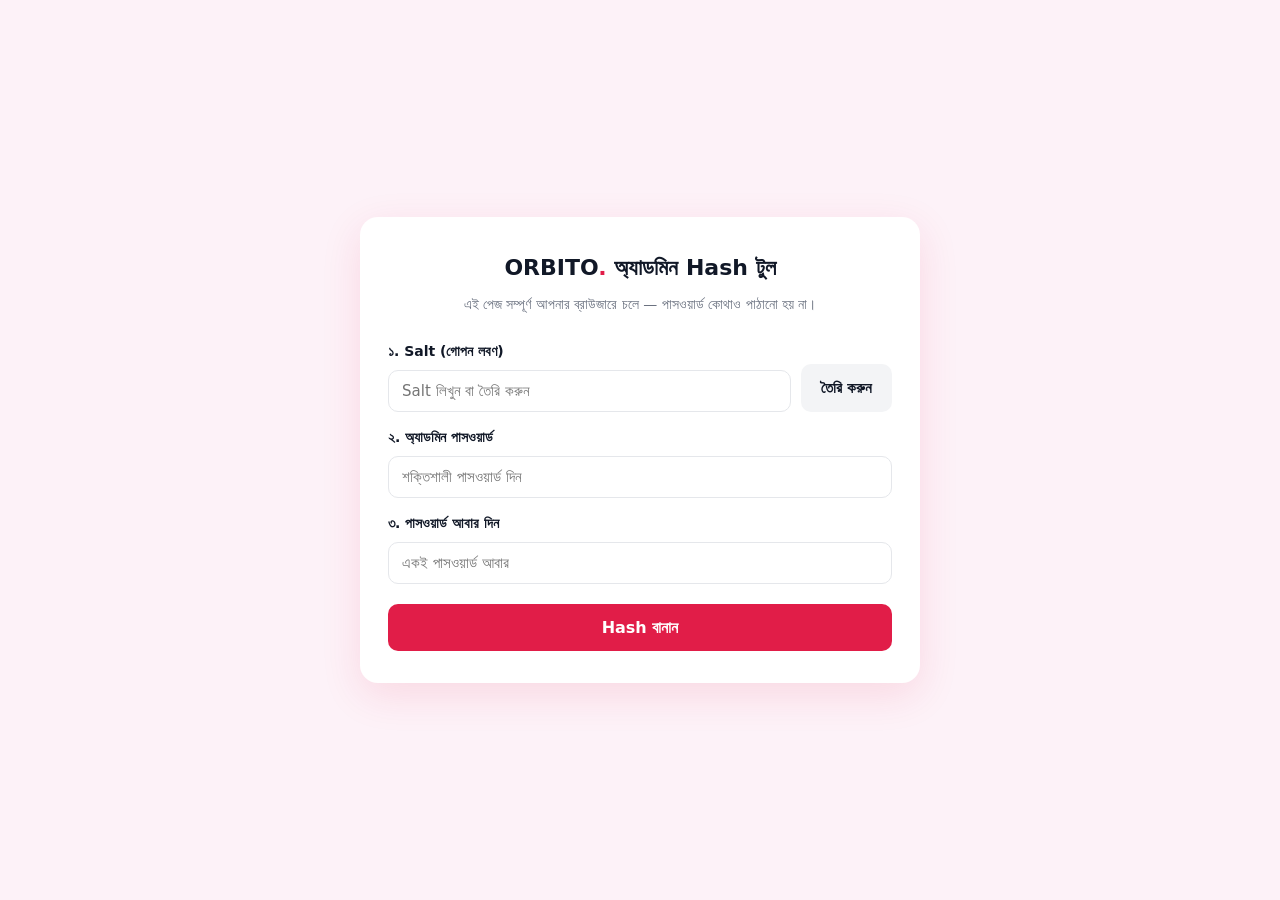
<file: tools/make-admin-hash.html>
<!DOCTYPE html>
<html lang="bn">
<head>
<meta charset="UTF-8">
<meta name="viewport" content="width=device-width, initial-scale=1.0">
<title>অ্যাডমিন পাসওয়ার্ড Hash বানান — ORBITO FASHION</title>
<style>
  *{box-sizing:border-box;margin:0;padding:0}
  body{font-family:'Hind Siliguri',system-ui,sans-serif;background:#fdf2f8;color:#111827;min-height:100vh;display:flex;align-items:center;justify-content:center;padding:20px;line-height:1.7}
  .card{background:#fff;border-radius:18px;box-shadow:0 12px 40px rgba(225,29,72,.12);padding:32px 28px;width:100%;max-width:560px}
  h1{font-size:22px;text-align:center;margin-bottom:6px}
  h1 span{color:#e11d48}
  .sub{text-align:center;color:#6b7280;font-size:14px;margin-bottom:24px}
  label{display:block;font-weight:600;font-size:14px;margin-bottom:14px}
  input{display:block;width:100%;margin-top:6px;border:1.5px solid #e5e7eb;border-radius:10px;padding:11px 13px;font-size:15px;font-family:inherit}
  input:focus{outline:none;border-color:#e11d48}
  .row{display:flex;gap:10px}
  .row input{flex:1}
  .btn{background:#e11d48;color:#fff;border:0;border-radius:10px;padding:12px 20px;font-size:15px;font-weight:600;cursor:pointer;font-family:inherit}
  .btn:hover{background:#be123c}
  .btn.ghost{background:#f3f4f6;color:#111827}
  .btn.big{width:100%;margin-top:6px;padding:14px;font-size:16px}
  .out{margin-top:22px;display:none}
  .out.show{display:block}
  .kv{background:#f9fafb;border:1px dashed #d1d5db;border-radius:10px;padding:12px 14px;margin-bottom:12px}
  .kv .k{font-size:12px;color:#6b7280;font-weight:600;letter-spacing:.05em}
  .kv .v{font-family:monospace;font-size:13px;word-break:break-all;margin:4px 0 8px}
  .kv button{font-size:13px}
  .note{background:#fffbeb;border:1px solid #fde68a;border-radius:10px;padding:12px 14px;font-size:13px;margin-top:18px;color:#92400e}
  .warn{background:#fef2f2;border:1px solid #fecaca;border-radius:10px;padding:12px 14px;font-size:13px;margin-top:12px;color:#991b1b}
</style>
</head>
<body>
<div class="card">
  <h1>ORBITO<span>.</span> অ্যাডমিন Hash টুল</h1>
  <p class="sub">এই পেজ সম্পূর্ণ আপনার ব্রাউজারে চলে — পাসওয়ার্ড কোথাও পাঠানো হয় না।</p>

  <label>১. Salt (গোপন লবণ)
    <div class="row">
      <input type="text" id="salt" placeholder="Salt লিখুন বা তৈরি করুন" autocomplete="off">
      <button class="btn ghost" id="genSalt" type="button">তৈরি করুন</button>
    </div>
  </label>

  <label>২. অ্যাডমিন পাসওয়ার্ড
    <input type="password" id="pw1" placeholder="শক্তিশালী পাসওয়ার্ড দিন" autocomplete="new-password">
  </label>

  <label>৩. পাসওয়ার্ড আবার দিন
    <input type="password" id="pw2" placeholder="একই পাসওয়ার্ড আবার" autocomplete="new-password">
  </label>

  <button class="btn big" id="make">Hash বানান</button>
  <p id="err" style="color:#dc2626;font-size:14px;margin-top:10px;display:none"></p>

  <div class="out" id="out">
    <div class="kv">
      <div class="k">ADMIN_SALT</div>
      <div class="v" id="outSalt"></div>
      <button class="btn ghost" data-copy="outSalt" type="button">কপি করুন</button>
    </div>
    <div class="kv">
      <div class="k">ADMIN_PASSWORD_HASH</div>
      <div class="v" id="outHash"></div>
      <button class="btn ghost" data-copy="outHash" type="button">কপি করুন</button>
    </div>
    <div class="note">👆 এই দুটো মান Cloudflare Pages → <b>Settings → Environment variables</b> → <b>Production</b>-এ যোগ করে <b>Redeploy</b> করুন।</div>
    <div class="warn">⚠️ পাসওয়ার্ড ও Salt কাউকে দেবেন না, কোথাও সেভ করে রাখবেন না। এই ট্যাব বন্ধ করে দিন।</div>
  </div>
</div>

<script>
function randSalt(){
  var a = crypto.getRandomValues(new Uint8Array(16));
  return Array.from(a).map(function(b){return b.toString(16).padStart(2,'0')}).join('');
}
document.getElementById('genSalt').addEventListener('click', function(){
  document.getElementById('salt').value = randSalt();
});
document.querySelectorAll('[data-copy]').forEach(function(b){
  b.addEventListener('click', function(){
    var t = document.getElementById(b.getAttribute('data-copy')).textContent;
    navigator.clipboard.writeText(t).then(function(){ b.textContent = 'কপি হয়েছে ✓'; setTimeout(function(){ b.textContent = 'কপি করুন'; }, 1500); });
  });
});
document.getElementById('make').addEventListener('click', async function(){
  var salt = document.getElementById('salt').value.trim();
  var p1 = document.getElementById('pw1').value;
  var p2 = document.getElementById('pw2').value;
  var err = document.getElementById('err');
  err.style.display = 'none';
  if (!salt) { err.textContent = 'Salt দিন বা "তৈরি করুন" চাপুন।'; err.style.display = 'block'; return; }
  if (p1.length < 8) { err.textContent = 'পাসওয়ার্ড কমপক্ষে ৮ অক্ষরের হতে হবে।'; err.style.display = 'block'; return; }
  if (p1 !== p2) { err.textContent = 'দুটি পাসওয়ার্ড মিলছে না।'; err.style.display = 'block'; return; }
  // সার্ভারের মতোই: SHA-256(salt + password)
  var digest = await crypto.subtle.digest('SHA-256', new TextEncoder().encode(salt + p1));
  var hex = Array.from(new Uint8Array(digest)).map(function(b){return b.toString(16).padStart(2,'0')}).join('');
  document.getElementById('outSalt').textContent = salt;
  document.getElementById('outHash').textContent = hex;
  document.getElementById('out').classList.add('show');
  document.getElementById('pw1').value = '';
  document.getElementById('pw2').value = '';
});
</script>
</body>
</html>
</file>
